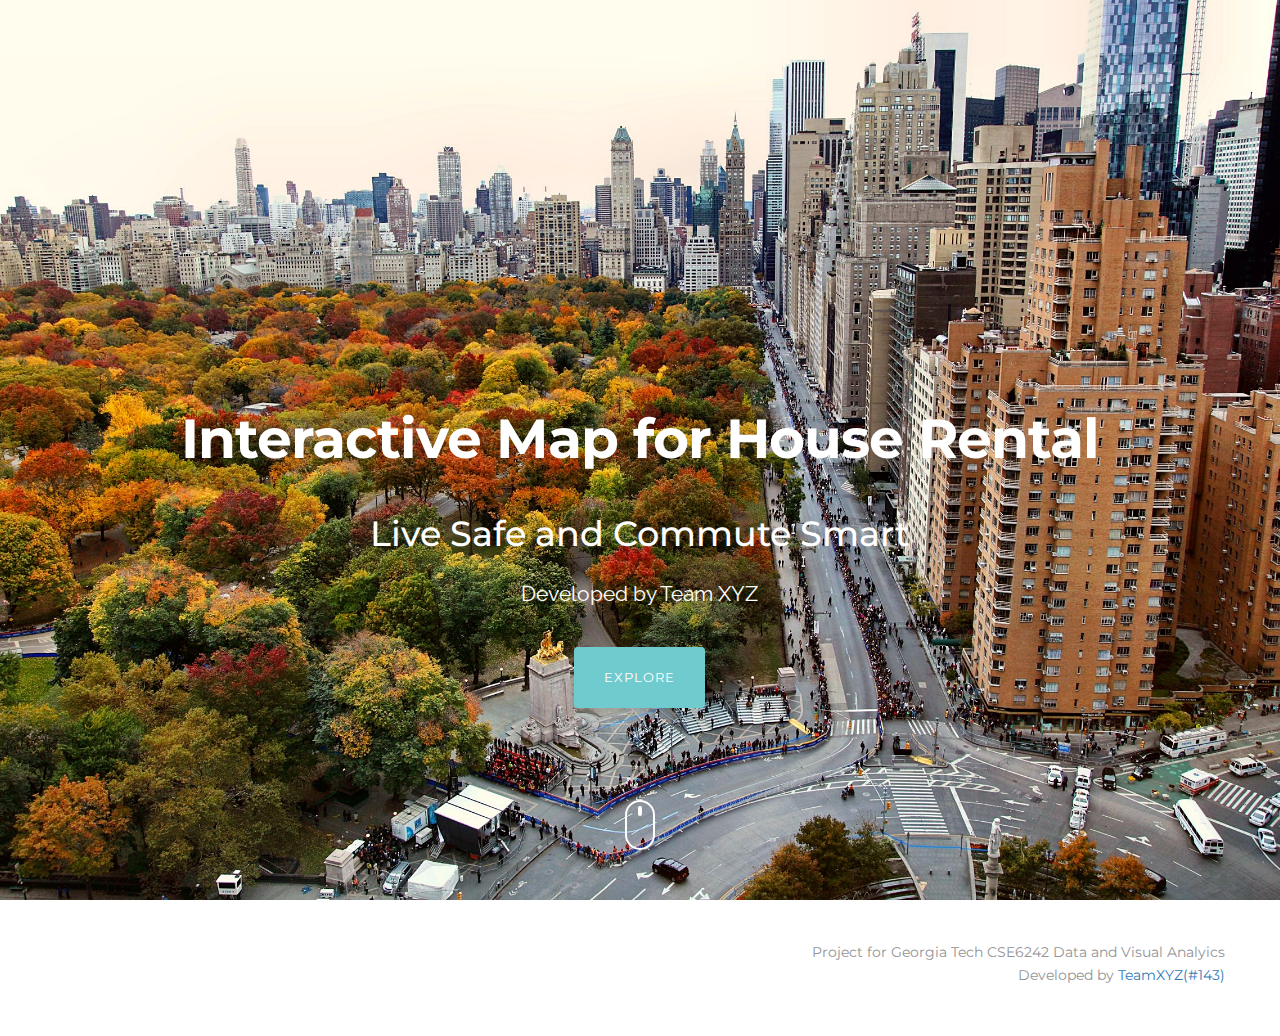
<file: index.html>
<!DOCTYPE html>
<html lang="en">

<head>
  <meta charset="utf-8">
  <title>CSE6242team143</title>
  <meta name="keywords" content="">
  <meta name="description" content="">
  <meta name="viewport" content="width=device-width, initial-scale=1.0, maximum-scale=1.0, user-scalable=no">

  <meta property="og:title" content="">
  <meta property="og:type" content="website">
  <meta property="og:url" content="">
  <meta property="og:site_name" content="">
  <meta property="og:description" content="">

  <!-- Styles -->
  <link rel="stylesheet" href="css/font-awesome.min.css">
  <link rel="stylesheet" href="css/animate.css">
  <link href='http://fonts.googleapis.com/css?family=Raleway:400,100,200,300,500,600,700,800,900|Montserrat:400,700' rel='stylesheet' type='text/css'>


  <link rel="stylesheet" href="css/bootstrap.min.css">
  <link rel="stylesheet" href="css/main.css">

  <script src="js/modernizr-2.7.1.js"></script>

</head>

<body>


  <header>
    <div class="container">


      <div class="row header-info">

        <div class="col-sm-10 col-sm-offset-1 text-center">
          <h1 class="wow fadeIn">Interactive Map for House Rental</h1>
          <br />
          <h2 class="wow fadeIn" data-wow-delay="0.1s">Live Safe and Commute Smart</h2>
            <br />
            <p class="lead wow fadeIn" data-wow-delay="0.5s">Developed by Team XYZ<br>
            </p>
            <br />

            <div class="row">
              <div class="col-md-8 col-md-offset-2 col-sm-10 col-sm-offset-1">
                <div class="row">

                  <div class="col-sm-10 col-sm-offset-1 text-center wow fadeInUp" data-wow-delay="1.4s">
                    <button onclick="redirect_function()" class="btn btn-primary btn-lg scroll">Explore</button>
                  </div>
                </div>
              </div>
            </div>

        </div>
      </div>
    </div>
  </header>

  <div class="mouse-icon hidden-xs">
    <div class="scroll"></div>
  </div>

  <footer>
    <div class="container">

      <div class="row">

        <div class="col-sm-20 text-right">
          <p><small>Project for Georgia Tech CSE6242 Data and Visual Analyics<br>
              Developed by <a href='https://github.com/Morek999/CSE6242team143'>TeamXYZ(#143)</a></small></p>
        </div>
      </div>

    </div>
  </footer>

  <script>
    function redirect_function() {
      location.href = "subpage.html";
    }
  </script>
  <!-- Javascript
    ================================================== -->
  <!-- Placed at the end of the document so the pages load faster -->
  <script src="//ajax.googleapis.com/ajax/libs/jquery/1.11.0/jquery.min.js"></script>
  <script>
    window.jQuery || document.write('<script src="js/jquery-1.11.0.min.js"><\/script>')
  </script>
  <script src="js/wow.min.js"></script>
  <script src="js/bootstrap.min.js"></script>
  <script src="js/main.js"></script>


</body>

</html>
</file>
<file: css/main.css>
/*!
 * SNOW Landing Page Theme
 *
 * Created by Visual Soldiers
 * Visit us at http://www.visualsoldiers.com
 *
 * Handcrafted with love in Atlanta!
 */


/* ==========================================================================
   Global styles
   ========================================================================== */
h1, h2, h3, h4, h5, h6, p, .btn, .navbar-nav a, .form-control, .list-inline, small, #pricing {
  font-family: 'Montserrat', sans-serif;
}

p, .lead {
	font-family: 'Raleway', sans-serif;
}

h1 {
  font-size: 55px;
  line-height: 55px;
  letter-spacing: -1px;
  color: #ffffff;
  font-weight: 700;
}

h2 {
  font-size: 35px;
  line-height: 35px;
  etter-spacing: -0.5px;
  color: #ffffff;
  font-weight: 500;
}

h3 {
  font-size: 16px;
  line-height: 30px;
  letter-spacing: 0px;
  color: #ffffff;
  font-weight: 600;
}

.lead {
  font-size: 21px;
  line-height: 26px;
  color: #ffffff;
  font-weight: 400;
}

p {
  font-size: 17px;
  line-height: 22px;
  color: #929496;
  font-weight: 400;
}

/*------------------Buttons---------------------*/
.btn:focus {
  outline: 0px auto -webkit-focus-ring-color;
  outline: none;
}

.btn {
  text-transform: uppercase;
  border-radius: 4px;
  border: none;
}

.btn-lg {
  font-size: 13px;
  line-height: 1.33;
  padding: 22px 30px;
  font-weight: 400;
  letter-spacing: 1px;
}


.btn-primary {
  background-color:#70cbce;
  color: #ffffff;
}

.btn-primary:hover, .btn-primary:focus, .btn-primary:active, .btn-primary.active {
  background-color: #8be2e5;
  color: #ffffff;
  -webkit-transition: all 0.35s ease-in-out;
  -moz-transition: all 0.35s ease-in-out;
  -o-transition: all 0.35s ease-in-out;
  transition: all 0.35s ease-in-out;
}

.mouse-icon {
    border: 2px solid #fff;
    border-radius: 16px;
    display: block;
    height: 50px;
    margin: -100px auto 50px;
    position: relative;
    width: 30px;
    z-index: 10;
}
.mouse-icon .scroll {
    animation-delay: 0s;
    animation-duration: 1s;
    animation-iteration-count: infinite;
    animation-name: scrolling;
    animation-play-state: running;
    animation-timing-function: linear;
}
.mouse-icon .scroll {
    background: #fff none repeat scroll 0 0;
    border-radius: 10px;
    height: 10px;
    margin-left: auto;
    margin-right: auto;
    position: relative;
    top: 4px;
    width: 4px;
}
@keyframes scrolling {
0% {
    opacity: 0;
    top: 5px;
}
30% {
    opacity: 1;
    top: 10px;
}
100% {
    opacity: 0;
    top: 25px;
}
}
/*-----------------Margins------------------*/
.margin-0 {
    margin-bottom: 0 !important;
}
.margin-10 {
    margin-bottom: 10px !important;
}
.margin-15 {
    margin-bottom: 15px !important;
}
.margin-20 {
    margin-bottom: 20px !important;
}
.margin-30 {
    margin-bottom: 30px !important;
}
.margin-40 {
    margin-bottom: 40px !important;
}
.margin-50 {
    margin-bottom: 50px !important;
}
.margin-60 {
    margin-bottom: 60px !important;
}
.margin-70 {
    margin-bottom: 70px !important;
}
.margin-80 {
    margin-bottom: 80px !important;
}
.margin-90 {
    margin-bottom: 90px !important;
}
.margin-100 {
    margin-bottom: 100px !important;
}


/* ==========================================================================
   Main styles
   ========================================================================== */
header {
  background: url(../img/background.png) no-repeat center center;
  width: 100%;
  padding: 20px 10px 60px 10px;
  height: 100vh;
  overflow: hidden;
  background-size: cover;
  -webkit-background-size: cover;
  -moz-background-size: cover;
  -o-background-size: cover;
}

.header-info {
  position: absolute;
  bottom: 0;
  width: 100%;
  left: 0;
  right: 0;
  margin-left: 0px;
  margin-bottom: 15%;
}



footer {
  background: #ffffff;
  padding: 40px 0px;
}


/* ==========================================================================
   Mobile styles
   ========================================================================== */
/* Landscape phones and down */
@media (max-width: 480px) {

.btn-lg {
  font-size: 12.5px;
  line-height: 1.33;
  padding: 16px 13px;
  letter-spacing: 0px;
}

}


/* Landscape phone to portrait tablet */
@media (min-width: 481px) and (max-width: 767px) {


}


/* Portrait tablet to landscape and desktop */
@media (min-width: 768px) and (max-width: 991px) {



}



/* Desktops and laptops ----------- */
@media (min-width: 992px) and (max-width: 1199px) {

}



/* Large screens ----------- */
@media (min-width: 1200px) and (max-width: 3000px) {

}
</file>
